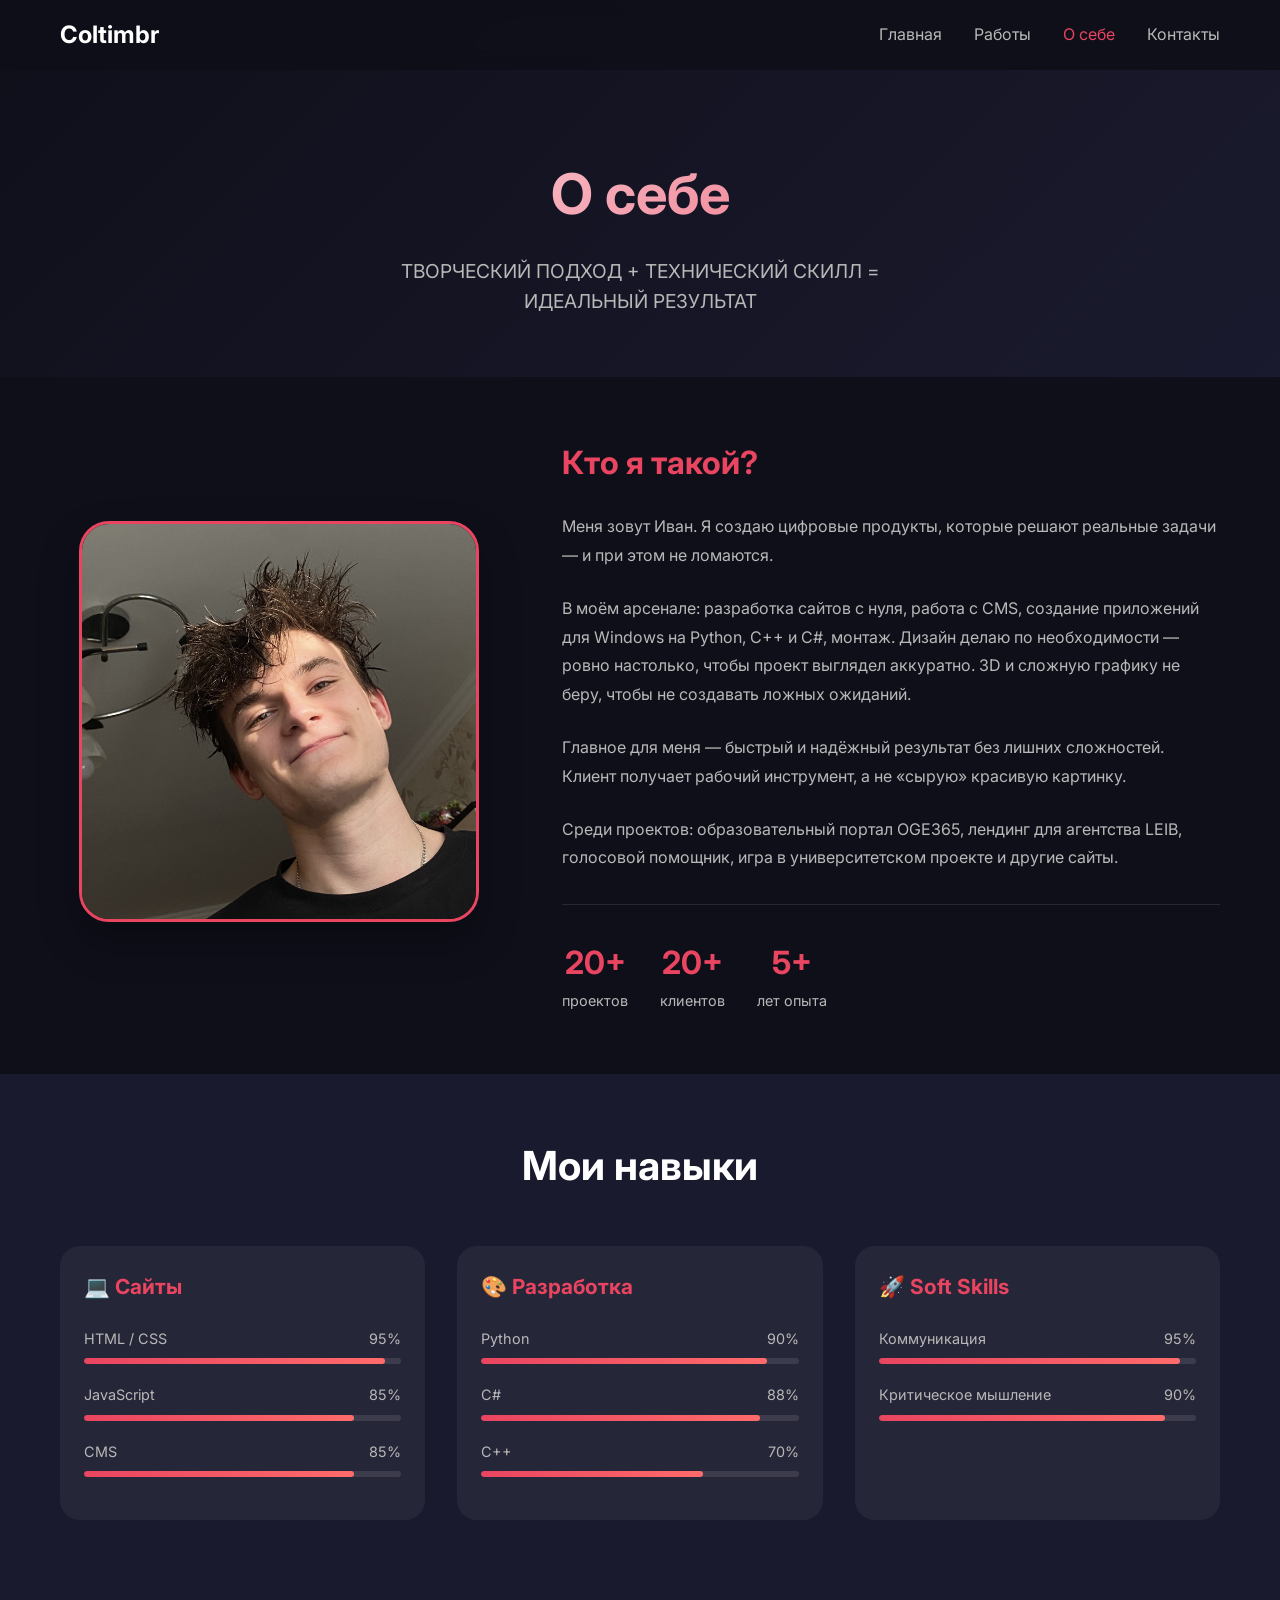
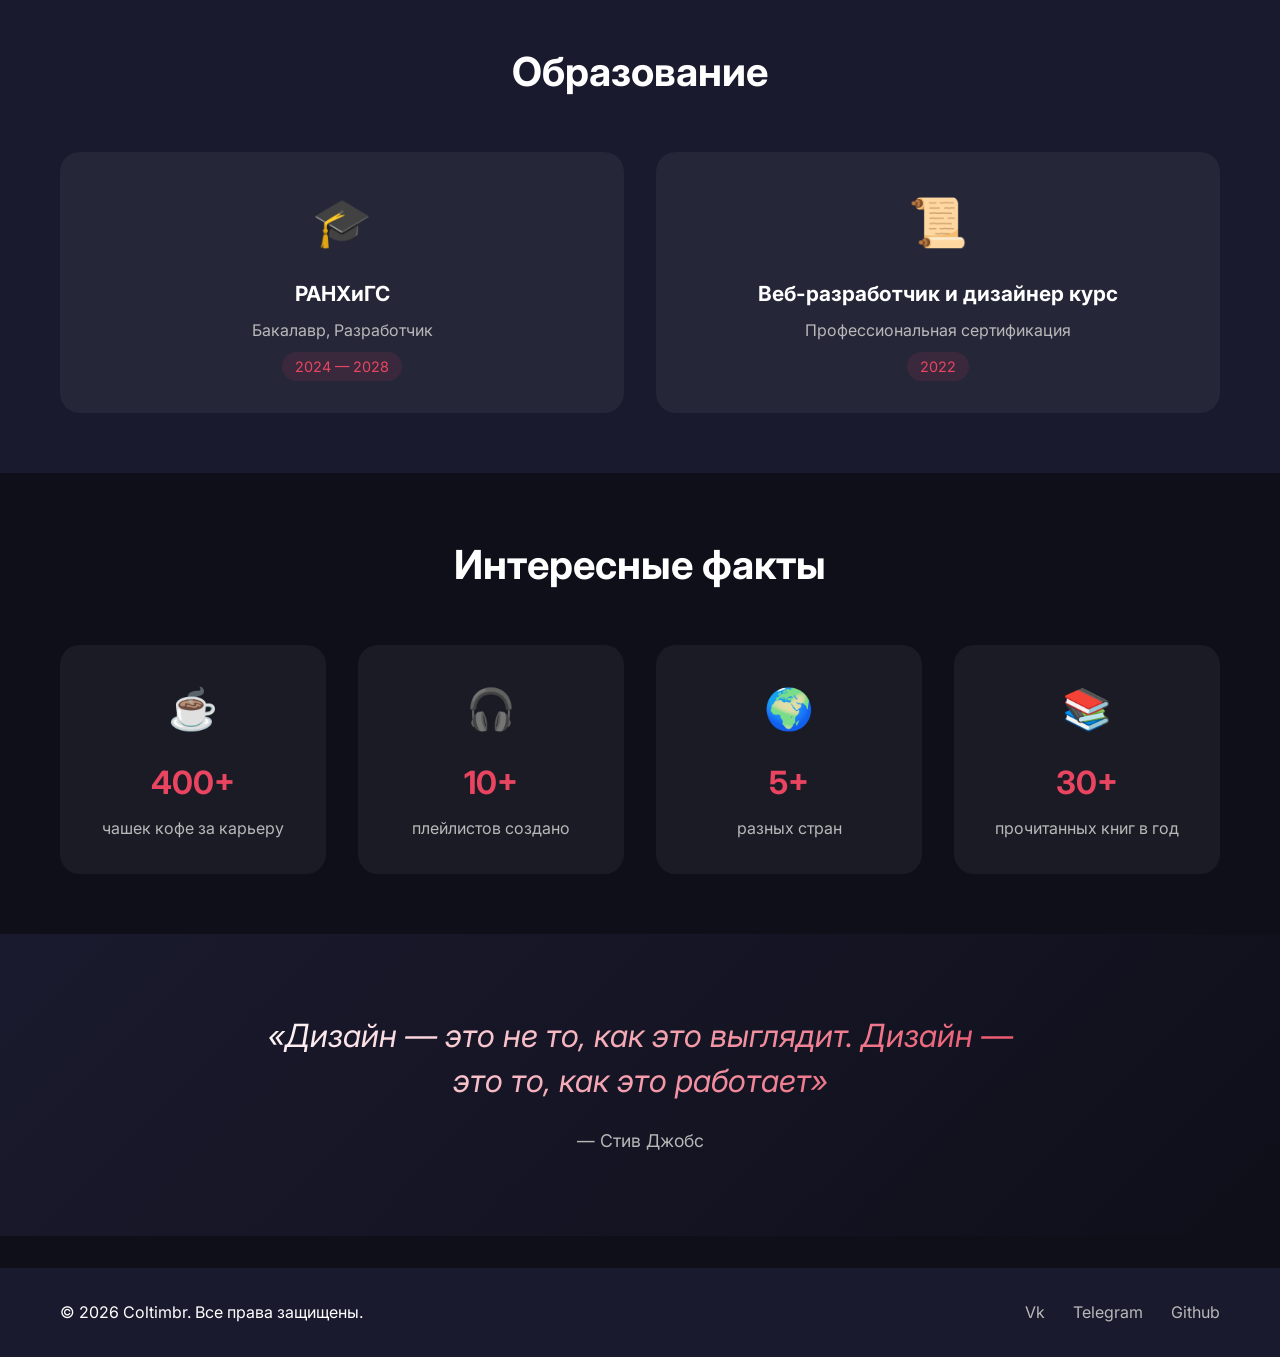
<file: pages/about.html>
<!DOCTYPE html>
<html lang="ru">
<head>
    <meta charset="UTF-8">
    <meta name="viewport" content="width=device-width, initial-scale=1.0">
    <title>Coltimbr о себе</title>
    <link rel="icon" href="../images/iconsite.png" type="image/png">
    <link rel="stylesheet" href="../css/style.css">
    <link href="https://fonts.googleapis.com/css2?family=Inter:wght@300;400;500;600;700&display=swap" rel="stylesheet">
</head>
<body>
    <!-- Навигация -->
    <nav class="navbar">
        <div class="container">
            <div class="nav-brand">
                <a href="../index.html">Coltimbr</a>
            </div>
            <ul class="nav-menu">
                <li><a href="../index.html">Главная</a></li>
                <li><a href="portfolio.html">Работы</a></li>
                <li><a href="about.html" class="active">О себе</a></li>
                <li><a href="contacts.html">Контакты</a></li>
            </ul>
            <div class="hamburger">
                <span></span>
                <span></span>
                <span></span>
            </div>
        </div>
    </nav>

    <!-- Заголовок страницы -->
    <section class="page-header">
        <div class="container">
            <h1 class="page-title animate-text">О себе</h1>
            <p class="page-subtitle animate-text-delay">ТВОРЧЕСКИЙ ПОДХОД + ТЕХНИЧЕСКИЙ СКИЛЛ = ИДЕАЛЬНЫЙ РЕЗУЛЬТАТ</p>
        </div>
    </section>

    <!-- Биография -->
    <section class="about-bio">
        <div class="container">
            <div class="bio-grid">
                <div class="bio-image">
                    <img src="../images/avatar.jpg" alt="Ваше фото">
                </div>
                <div class="bio-text">
                    <h2>Кто я такой?</h2>
                    <p>Меня зовут Иван. Я создаю цифровые продукты, которые решают реальные задачи — и при этом не ломаются.</p>
                    <p>В моём арсенале: разработка сайтов с нуля, работа с CMS, создание приложений для Windows на Python, C++ и C#, монтаж. Дизайн делаю по необходимости — ровно настолько, чтобы проект выглядел аккуратно. 3D и сложную графику не беру, чтобы не создавать ложных ожиданий.</p>
                    <p>Главное для меня — быстрый и надёжный результат без лишних сложностей. Клиент получает рабочий инструмент, а не «сырую» красивую картинку.</p>
                    <p>Среди проектов: образовательный портал OGE365, лендинг для агентства LEIB, голосовой помощник, игра в университетском проекте и другие сайты.</p>
                    <div class="bio-stats">
                        <div class="bio-stat">
                            <span class="bio-stat-number">20+</span>
                            <span class="bio-stat-label">проектов</span>
                        </div>
                        <div class="bio-stat">
                            <span class="bio-stat-number">20+</span>
                            <span class="bio-stat-label">клиентов</span>
                        </div>
                        <div class="bio-stat">
                            <span class="bio-stat-number">5+</span>
                            <span class="bio-stat-label">лет опыта</span>
                        </div>
                    </div>
                </div>
            </div>
        </div>
    </section>

    <!-- Навыки -->
    <section class="skills-section">
        <div class="container">
            <h2 class="section-title">Мои навыки</h2>
            <div class="skills-container">
                <div class="skills-category">
                    <h3>💻 Сайты</h3>
                    <div class="skill-item">
                        <div class="skill-info">
                            <span>HTML / CSS</span>
                            <span>95%</span>
                        </div>
                        <div class="skill-bar">
                            <div class="skill-progress" style="width: 95%"></div>
                        </div>
                    </div>
                    <div class="skill-item">
                        <div class="skill-info">
                            <span>JavaScript</span>
                            <span>85%</span>
                        </div>
                        <div class="skill-bar">
                            <div class="skill-progress" style="width: 85%"></div>
                        </div>
                    </div>
                    <div class="skill-item">
                        <div class="skill-info">
                            <span>CMS</span>
                            <span>85%</span>
                        </div>
                        <div class="skill-bar">
                            <div class="skill-progress" style="width: 85%"></div>
                        </div>
                    </div>
                </div>

                <div class="skills-category">
                    <h3>🎨 Разработка</h3>
                    <div class="skill-item">
                        <div class="skill-info">
                            <span>Python</span>
                            <span>90%</span>
                        </div>
                        <div class="skill-bar">
                            <div class="skill-progress" style="width: 90%"></div>
                        </div>
                    </div>
                    <div class="skill-item">
                        <div class="skill-info">
                            <span>C#</span>
                            <span>88%</span>
                        </div>
                        <div class="skill-bar">
                            <div class="skill-progress" style="width: 88%"></div>
                        </div>
                    </div>
                    <div class="skill-item">
                        <div class="skill-info">
                            <span>C++</span>
                            <span>70%</span>
                        </div>
                        <div class="skill-bar">
                            <div class="skill-progress" style="width: 70%"></div>
                        </div>
                    </div>
                </div>

                <div class="skills-category">
                    <h3>🚀 Soft Skills</h3>
                    <div class="skill-item">
                        <div class="skill-info">
                            <span>Коммуникация</span>
                            <span>95%</span>
                        </div>
                        <div class="skill-bar">
                            <div class="skill-progress" style="width: 95%"></div>
                        </div>
                    </div>
                    <div class="skill-item">
                        <div class="skill-info">
                            <span>Критическое мышление</span>
                            <span>90%</span>
                        </div>
                        <div class="skill-bar">
                            <div class="skill-progress" style="width: 90%"></div>
                        </div>
                    </div>
                </div>
            </div>
        </div>
    </section>

    <!-- Образование и сертификаты -->
    <section class="education-section">
        <div class="container">
            <h2 class="section-title">Образование</h2>
            <div class="education-grid">
                <div class="education-card">
                    <div class="education-icon">🎓</div>
                    <h3>РАНХиГС</h3>
                    <p>Бакалавр, Разработчик</p>
                    <span class="education-year">2024 — 2028</span>
                </div>
                <div class="education-card">
                    <div class="education-icon">📜</div>
                    <h3>Веб-разработчик и дизайнер курс</h3>
                    <p>Профессиональная сертификация</p>
                    <span class="education-year">2022</span>
                </div>
            </div>
        </div>
    </section>

    <!-- Интересные факты -->
    <section class="facts-section">
        <div class="container">
            <h2 class="section-title">Интересные факты</h2>
            <div class="facts-grid">
                <div class="fact-card">
                    <div class="fact-icon">☕</div>
                    <div class="fact-number">400+</div>
                    <p>чашек кофе за карьеру</p>
                </div>
                <div class="fact-card">
                    <div class="fact-icon">🎧</div>
                    <div class="fact-number">10+</div>
                    <p>плейлистов создано</p>
                </div>
                <div class="fact-card">
                    <div class="fact-icon">🌍</div>
                    <div class="fact-number">5+</div>
                    <p>разных стран</p>
                </div>
                <div class="fact-card">
                    <div class="fact-icon">📚</div>
                    <div class="fact-number">30+</div>
                    <p>прочитанных книг в год</p>
                </div>
            </div>
        </div>
    </section>

    <!-- Цитата -->
    <section class="quote-section">
        <div class="container">
            <div class="quote-block">
                <p class="quote-text">«Дизайн — это не то, как это выглядит. Дизайн — это то, как это работает»</p>
                <p class="quote-author">— Стив Джобс</p>
            </div>
        </div>
    </section>

    <!-- Подвал -->
    <footer class="footer">
        <div class="container">
            <div class="footer-content">
                <p>&copy; 2026 Coltimbr. Все права защищены.</p>
                <div class="social-links">
                    <a href="https://vk.com/vanniipolka" target="_blank">Vk</a>
                    <a href="https://web.telegram.org/" target="_blank">Telegram</a>
                    <a href="https://github.com/Coltimbr" target="_blank">Github</a>
                </div>
            </div>
        </div>
    </footer>

    <script src="../js/main.js"></script>
</body>
</html>
</file>
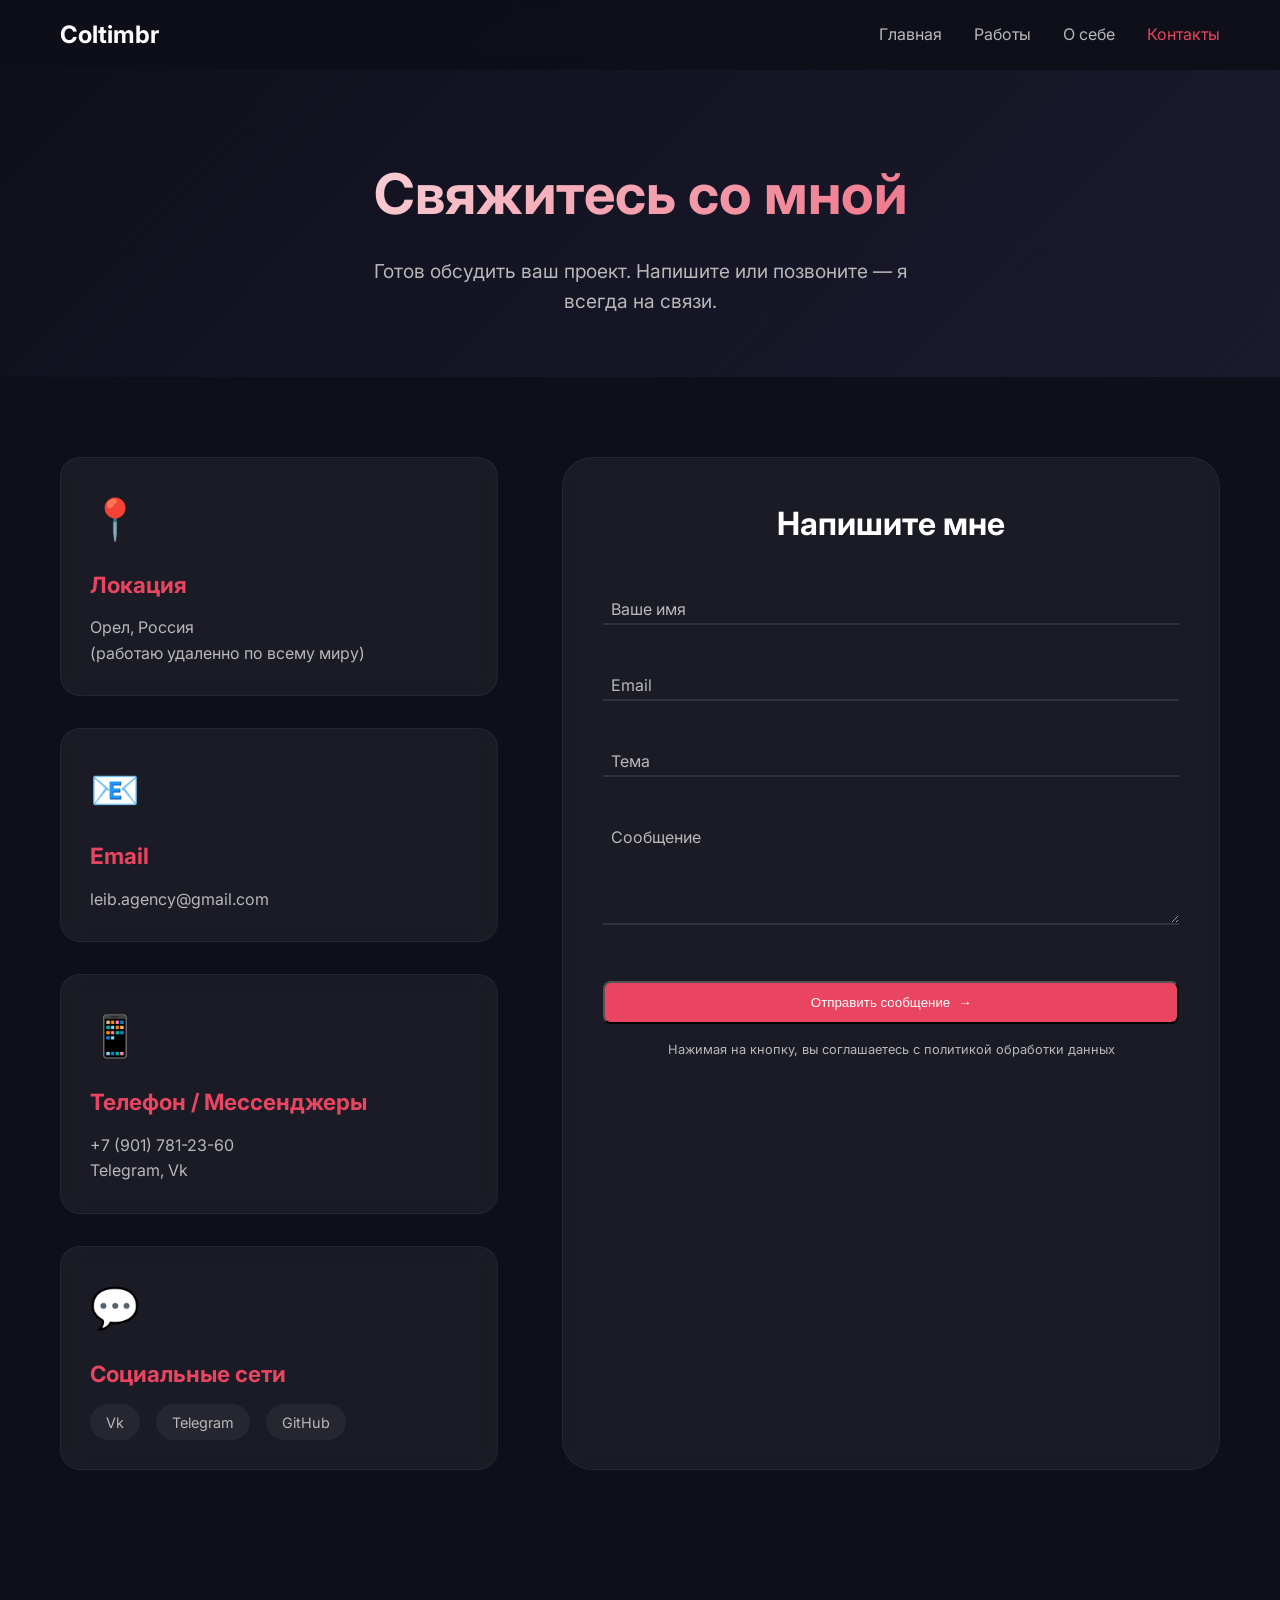
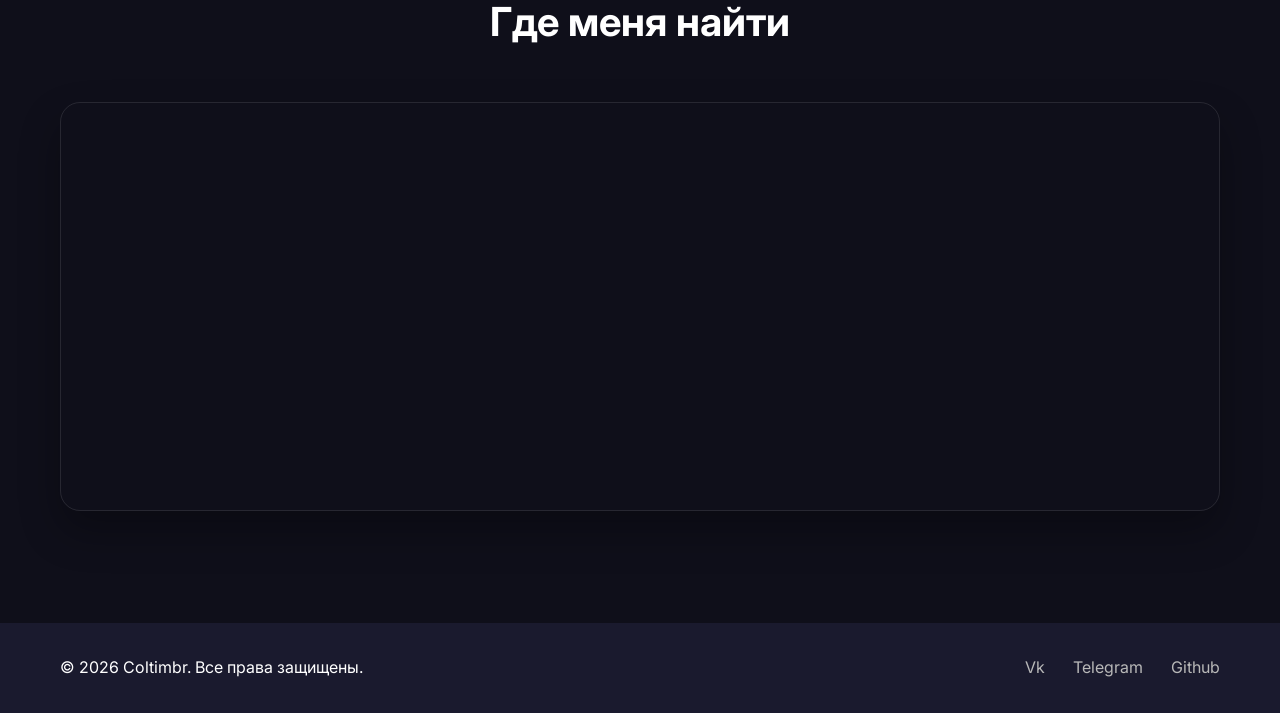
<file: pages/contacts.html>
<!DOCTYPE html>
<html lang="ru">
<head>
    <meta charset="UTF-8">
    <meta name="viewport" content="width=device-width, initial-scale=1.0">
    <title>Coltimbr контакты</title>
    <link rel="icon" href="../images/iconsite.png" type="image/png">
    <link rel="stylesheet" href="../css/style.css">
    <link href="https://fonts.googleapis.com/css2?family=Inter:wght@300;400;500;600;700&display=swap" rel="stylesheet">
</head>
<body>
    <!-- Навигация -->
    <nav class="navbar">
        <div class="container">
            <div class="nav-brand">
                <a href="../index.html">Coltimbr</a>
            </div>
            <ul class="nav-menu">
                <li><a href="../index.html">Главная</a></li>
                <li><a href="portfolio.html">Работы</a></li>
                <li><a href="about.html">О себе</a></li>
                <li><a href="contacts.html" class="active">Контакты</a></li>
            </ul>
            <div class="hamburger">
                <span></span>
                <span></span>
                <span></span>
            </div>
        </div>
    </nav>

    <!-- Заголовок страницы -->
    <section class="page-header">
        <div class="container">
            <h1 class="page-title animate-text">Свяжитесь со мной</h1>
            <p class="page-subtitle animate-text-delay">Готов обсудить ваш проект. Напишите или позвоните — я всегда на связи.</p>
        </div>
    </section>

    <!-- Контент контактов -->
    <section class="contacts-section">
        <div class="container">
            <div class="contacts-grid">
                <!-- Левая колонка: контактная информация -->
                <div class="contacts-info">
                    <div class="info-card">
                        <div class="info-icon">📍</div>
                        <h3>Локация</h3>
                        <p>Орел, Россия<br> (работаю удаленно по всему миру)</p>
                    </div>
                    <div class="info-card">
                        <div class="info-icon">📧</div>
                        <h3>Email</h3>
                        <p><a href="mailto:leib.agency@gmail.com">leib.agency@gmail.com</a></p>
                    </div>
                    <div class="info-card">
                        <div class="info-icon">📱</div>
                        <h3>Телефон / Мессенджеры</h3>
                        <p><a href="tel:+79017812360">+7 (901) 781-23-60</a><br>Telegram, Vk</p>
                    </div>
                    <div class="info-card">
                        <div class="info-icon">💬</div>
                        <h3>Социальные сети</h3>
                        <div class="contacts-social">
                            <a href="https://vk.com/vanniipolka" target="_blank" class="contact-social-link">Vk</a>
                            <a href="https://web.telegram.org/" target="_blank" class="contact-social-link">Telegram</a>
                            <a href="https://github.com/Coltimbr" target="_blank" class="contact-social-link">GitHub</a>
                        </div>
                    </div>
                </div>

                <!-- Правая колонка: форма обратной связи -->
                <div class="contact-form-wrapper">
                    <form id="contactForm" class="contact-form">
                        <h2>Напишите мне</h2>
                        <div class="form-group">
                            <input type="text" id="name" name="name" required>
                            <label for="name">Ваше имя</label>
                        </div>
                        <div class="form-group">
                            <input type="email" id="email" name="email" required>
                            <label for="email">Email</label>
                        </div>
                        <div class="form-group">
                            <input type="text" id="subject" name="subject" required>
                            <label for="subject">Тема</label>
                        </div>
                        <div class="form-group">
                            <textarea id="message" name="message" rows="5" required></textarea>
                            <label for="message">Сообщение</label>
                        </div>
                        <button type="submit" class="btn btn-primary submit-btn">
                            Отправить сообщение
                            <span class="btn-icon">→</span>
                        </button>
                        <p class="form-note">Нажимая на кнопку, вы соглашаетесь с политикой обработки данных</p>
                    </form>
                </div>
            </div>
        </div>
    </section>

    <!-- Карта -->
    <section class="map-section">
        <div class="container">
            <h2 class="section-title">Где меня найти</h2>
            <div class="map-wrapper">
                <iframe src="https://yandex.ru/map-widget/v1/?ll=36.0797%2C52.9703&z=12&pt=36.0797,52.9703,pm2rdm"
                        width="100%"
                        height="400"
                        frameborder="0"
                        allowfullscreen>
                </iframe>
            </div>
        </div>
    </section>

    <!-- Подвал -->
    <footer class="footer">
        <div class="container">
            <div class="footer-content">
                <p>&copy; 2026 Coltimbr. Все права защищены.</p>
                <div class="social-links">
                    <a href="https://vk.com/vanniipolka" target="_blank">Vk</a>
                    <a href="https://web.telegram.org/" target="_blank">Telegram</a>
                    <a href="https://github.com/Coltimbr" target="_blank">Github</a>
                </div>
            </div>
        </div>
    </footer>

    <script src="../js/main.js"></script>
</body>
</html>
</file>
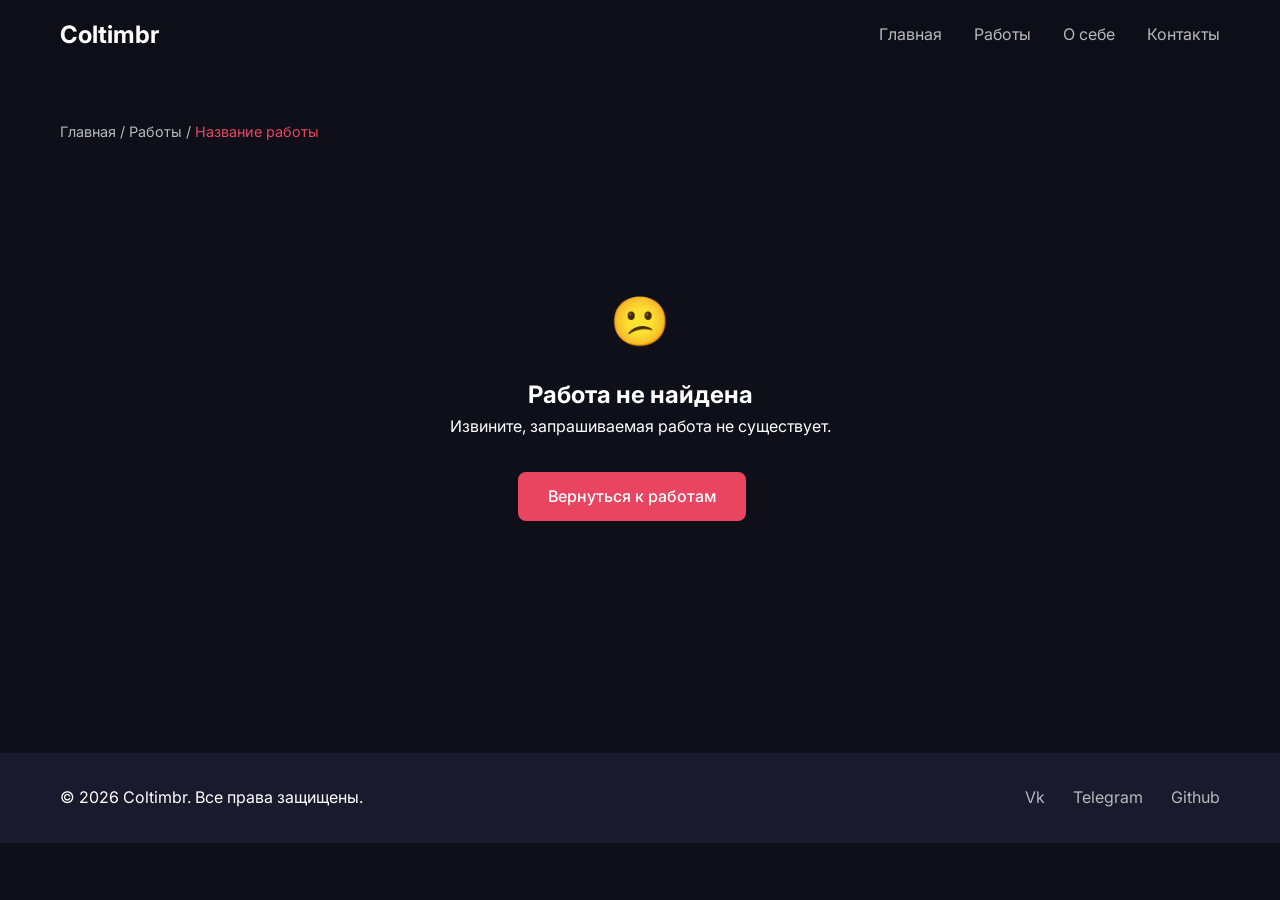
<file: pages/work-detail.html>
<!DOCTYPE html>
<html lang="ru">
<head>
    <meta charset="UTF-8">
    <meta name="viewport" content="width=device-width, initial-scale=1.0">
    <title>Coltimbr работа</title>
    <link rel="icon" href="../images/iconsite.png" type="image/png">
    <link rel="stylesheet" href="../css/style.css">
    <link href="https://fonts.googleapis.com/css2?family=Inter:wght@300;400;500;600;700&display=swap" rel="stylesheet">
    <!-- Swiper CSS для слайдера -->
    <link rel="stylesheet" href="https://cdn.jsdelivr.net/npm/swiper@11/swiper-bundle.min.css" />
</head>
<body>
    <!-- Навигация -->
    <nav class="navbar">
        <div class="container">
            <div class="nav-brand">
                <a href="../index.html">Coltimbr</a>
            </div>
            <ul class="nav-menu">
                <li><a href="../index.html">Главная</a></li>
                <li><a href="portfolio.html">Работы</a></li>
                <li><a href="about.html">О себе</a></li>
                <li><a href="contacts.html">Контакты</a></li>
            </ul>
            <div class="hamburger">
                <span></span>
                <span></span>
                <span></span>
            </div>
        </div>
    </nav>

    <!-- Хлебные крошки -->
    <section class="breadcrumbs">
        <div class="container">
            <a href="../index.html">Главная</a> /
            <a href="portfolio.html">Работы</a> /
            <span id="workTitle">Название работы</span>
        </div>
    </section>

    <!-- Заголовок работы -->
    <section class="work-header">
        <div class="container">
            <h1 class="work-title" id="workMainTitle">Название проекта</h1>
            <div class="work-meta">
                <span class="work-category" id="workCategory">Веб-сайт</span>
                <span class="work-year" id="workYear">2024</span>
                <span class="work-client" id="workClient">Клиент: Название компании</span>
            </div>
        </div>
    </section>

    <!-- Слайдер с фото -->
    <section class="work-slider-section">
        <div class="container">
            <div class="swiper workSwiper">
                <div class="swiper-wrapper" id="workSlider">
                    <!-- Слайды будут добавляться через JS -->
                </div>
                <div class="swiper-button-next"></div>
                <div class="swiper-button-prev"></div>
                <div class="swiper-pagination"></div>
            </div>
        </div>
    </section>

    <!-- Миниатюры (опционально) -->
    <div class="work-thumbnails">
        <div class="container">
            <div class="thumbnails-wrapper" id="thumbnails">
                <!-- Миниатюры будут добавляться через JS -->
            </div>
        </div>
    </div>

    <!-- Описание работы -->
    <section class="work-description-section">
        <div class="container">
            <div class="work-description-grid">
                <div class="work-description">
                    <h2>О проекте</h2>
                    <div id="workDescription">
                        <p>Здесь будет подробное описание проекта. Что было сделано, какие задачи решались, какие технологии использовались.</p>
                        <p>Можно добавить несколько абзацев текста, чтобы подробно рассказать о процессе работы.</p>
                    </div>

                    <div class="work-details">
                        <div class="detail-block">
                            <h3>Задача</h3>
                            <p id="workTask">Описание задачи, которую нужно было решить</p>
                        </div>
                        <div class="detail-block">
                            <h3>Решение</h3>
                            <p id="workSolution">Как была решена задача, какие подходы использовались</p>
                        </div>
                        <div class="detail-block">
                            <h3>Результат</h3>
                            <p id="workResult">Какие результаты были достигнуты</p>
                        </div>
                    </div>
                </div>

                <div class="work-sidebar">
                    <div class="sidebar-card">
                        <h3>Информация о проекте</h3>
                        <ul class="project-info-list">
                            <li><strong>Клиент:</strong> <span id="sidebarClient">Название компании</span></li>
                            <li><strong>Год:</strong> <span id="sidebarYear">2024</span></li>
                            <li><strong>Категория:</strong> <span id="sidebarCategory">Веб-сайт</span></li>
                            <li><strong>Платформа:</strong> <span id="sidebarPlatform">Web, Desktop</span></li>
                            <li><strong>Роль:</strong> <span id="sidebarRole">Lead Designer & Developer</span></li>
                        </ul>
                    </div>

                    <div class="sidebar-card">
                        <h3>Технологии</h3>
                        <div class="tech-tags" id="techTags">
                            <span>HTML5</span>
                            <span>CSS3</span>
                            <span>JavaScript</span>
                            <span>React</span>
                        </div>
                    </div>

                    <div class="sidebar-card">
                        <h3>Ссылки</h3>
                        <div class="project-links">
                            <a href="#" id="liveLink" class="project-link-btn" target="_blank">
                                <span>🌐</span> Смотреть live demo
                            </a>
                            <a href="#" id="githubLink" class="project-link-btn" target="_blank">
                                <span>💻</span> GitHub репозиторий
                            </a>
                        </div>
                    </div>
                </div>
            </div>
        </div>
    </section>

    <!-- Другие проекты -->
    <section class="other-projects">
        <div class="container">
            <h2 class="section-title">Другие проекты</h2>
            <div class="other-projects-grid" id="otherProjects">
                <!-- Другие проекты будут подгружаться -->
            </div>
        </div>
    </section>

    <!-- Подвал -->
    <footer class="footer">
        <div class="container">
            <div class="footer-content">
                <p>&copy; 2026 Coltimbr. Все права защищены.</p>
                <div class="social-links">
                    <a href="https://vk.com/vanniipolka" target="_blank">Vk</a>
                    <a href="https://web.telegram.org/" target="_blank">Telegram</a>
                    <a href="https://github.com/Coltimbr" target="_blank">Github</a>
                </div>
            </div>
        </div>
    </footer>

    <!-- Swiper JS -->
    <script src="https://cdn.jsdelivr.net/npm/swiper@11/swiper-bundle.min.js"></script>
    <script src="../js/main.js"></script>

    <script>
        // Получаем ID работы из URL
        const urlParams = new URLSearchParams(window.location.search);
        const workId = urlParams.get('id');

        // Загружаем данные из JSON файла
        let worksData = {};
        let currentImages = [];
        let currentSwiper = null;

        fetch('../data/works.json')
            .then(response => response.json())
            .then(data => {
                worksData = data;
                loadWorkData();
                console.log('Проверка ссылок:', worksData[workId]?.liveLink, worksData[workId]?.githubLink);
            })
            .catch(error => {
                console.error('Ошибка загрузки данных:', error);
                showError();
            });

        function loadWorkData() {
            const work = worksData[workId];

            if (work) {
                currentImages = work.images;

                // Заполняем заголовки
                document.title = `${work.title} | Coltimbr`;
                document.getElementById('workTitle').textContent = work.title;
                document.getElementById('workMainTitle').textContent = work.title;
                document.getElementById('workCategory').textContent = work.category;
                document.getElementById('workYear').textContent = work.year;
                document.getElementById('workClient').textContent = `Клиент: ${work.client}`;

                // Заполняем описание
                document.getElementById('workDescription').innerHTML = `<p>${work.description}</p>`;
                document.getElementById('workTask').textContent = work.task;
                document.getElementById('workSolution').textContent = work.solution;
                document.getElementById('workResult').textContent = work.result;

                // Заполняем сайдбар
                document.getElementById('sidebarClient').textContent = work.client;
                document.getElementById('sidebarYear').textContent = work.year;
                document.getElementById('sidebarCategory').textContent = work.category;
                document.getElementById('sidebarPlatform').textContent = work.platform;
                document.getElementById('sidebarRole').textContent = work.role;

                // Заполняем технологии
                const techTags = document.getElementById('techTags');
                techTags.innerHTML = work.technologies.map(tech => `<span>${tech}</span>`).join('');

                // Заполняем ссылки
                document.getElementById('liveLink').href = work.liveLink;
                document.getElementById('githubLink').href = work.githubLink;

                // Создаем слайдер
                createSlider(work);
            } else {
                showError();
            }

            // Загружаем другие проекты
            loadOtherProjects();
        }

        function createSlider(work) {
            const sliderWrapper = document.getElementById('workSlider');
            const thumbnailsWrapper = document.getElementById('thumbnails');

            sliderWrapper.innerHTML = '';
            thumbnailsWrapper.innerHTML = '';

            work.images.forEach((img, index) => {
                // Добавляем слайд
                const slide = document.createElement('div');
                slide.className = 'swiper-slide';
                slide.innerHTML = `
                    <div class="slider-image-wrapper" data-index="${index}">
                        <img src="${img}" alt="${work.title} - фото ${index + 1}">
                        <div class="zoom-icon">🔍</div>
                    </div>
                `;
                sliderWrapper.appendChild(slide);

                // Добавляем миниатюру
                const thumbnail = document.createElement('div');
                thumbnail.className = 'thumbnail';
                thumbnail.setAttribute('data-index', index);
                thumbnail.innerHTML = `<img src="${img}" alt="Миниатюра ${index + 1}">`;
                thumbnailsWrapper.appendChild(thumbnail);
            });

            // Инициализируем Swiper с более плавными настройками
            currentSwiper = new Swiper('.workSwiper', {
                loop: true,
                speed: 1000,
                effect: 'slide',
                grabCursor: true,
                simulateTouch: true,
                navigation: {
                    nextEl: '.swiper-button-next',
                    prevEl: '.swiper-button-prev',
                },
                pagination: {
                    el: '.swiper-pagination',
                    clickable: true,
                    dynamicBullets: true,
                },
                autoplay: {
                    delay: 4000,
                    disableOnInteraction: false,
                    pauseOnMouseEnter: true,
                },
                keyboard: {
                    enabled: true,
                    onlyInViewport: true,
                },
            });

            // Клик по миниатюре
            document.querySelectorAll('.thumbnail').forEach((thumb, index) => {
                thumb.addEventListener('click', () => {
                    if (currentSwiper) {
                        currentSwiper.slideToLoop(index);
                    }
                });
            });

            // Активация текущей миниатюры при смене слайда
            currentSwiper.on('slideChange', () => {
                const activeIndex = currentSwiper.realIndex;
                document.querySelectorAll('.thumbnail').forEach((thumb, idx) => {
                    if (idx === activeIndex) {
                        thumb.classList.add('active');
                    } else {
                        thumb.classList.remove('active');
                    }
                });
            });

            // Активируем первую миниатюру
            if (document.querySelectorAll('.thumbnail').length > 0) {
                document.querySelectorAll('.thumbnail')[0].classList.add('active');
            }

            // Добавляем обработчики клика на фото
            document.querySelectorAll('.slider-image-wrapper').forEach((wrapper, idx) => {
                wrapper.addEventListener('click', () => {
                    openModal(idx);
                });
            });
        }

        // Функции для модального окна (делаем глобальными)
        window.openModal = function (startIndex) {
            // Создаем модальное окно
            const modal = document.createElement('div');
            modal.className = 'modal';
            modal.id = 'imageModal';

            modal.innerHTML = `
                <div class="modal-close" id="modalCloseBtn">×</div>
                <div class="modal-content">
                    <img class="modal-img" id="modalImage" src="" alt="Увеличенное фото">
                    <div class="modal-nav">
                        <div class="modal-prev" id="modalPrev">❮</div>
                        <div class="modal-next" id="modalNext">❯</div>
                    </div>
                    <div class="modal-counter" id="modalCounter"></div>
                </div>
            `;

            document.body.appendChild(modal);
            document.body.style.overflow = 'hidden';

            // Сохраняем текущий индекс
            window.currentModalIndex = startIndex;

            // Показываем выбранное фото
            updateModalImage();

            // Добавляем обработчики
            document.getElementById('modalCloseBtn').onclick = closeModal;
            document.getElementById('modalPrev').onclick = () => changeModalImage(-1);
            document.getElementById('modalNext').onclick = () => changeModalImage(1);

            // Закрытие по клику на фон
            modal.addEventListener('click', (e) => {
                if (e.target === modal) {
                    closeModal();
                }
            });

            // Закрытие по Escape
            document.addEventListener('keydown', handleModalKeydown);
        };

        function updateModalImage() {
            const modalImage = document.getElementById('modalImage');
            const modalCounter = document.getElementById('modalCounter');

            if (modalImage && currentImages[window.currentModalIndex]) {
                modalImage.src = currentImages[window.currentModalIndex];
                modalCounter.textContent = `${window.currentModalIndex + 1} / ${currentImages.length}`;
            }
        }

        window.changeModalImage = function (direction) {
            let newIndex = window.currentModalIndex + direction;

            if (newIndex < 0) {
                newIndex = currentImages.length - 1;
            } else if (newIndex >= currentImages.length) {
                newIndex = 0;
            }

            window.currentModalIndex = newIndex;
            updateModalImage();
        };

        function handleModalKeydown(e) {
            if (e.key === 'Escape') {
                closeModal();
            } else if (e.key === 'ArrowLeft') {
                window.changeModalImage(-1);
            } else if (e.key === 'ArrowRight') {
                window.changeModalImage(1);
            }
        }

        window.closeModal = function () {
            const modal = document.getElementById('imageModal');
            if (modal) {
                modal.remove();
                document.body.style.overflow = '';
                document.removeEventListener('keydown', handleModalKeydown);
            }
        };

        function loadOtherProjects() {
            const otherProjectsGrid = document.getElementById('otherProjects');
            if (otherProjectsGrid && worksData) {
                const otherWorks = Object.entries(worksData)
                    .filter(([id]) => id !== workId)
                    .slice(0, 3);

                otherWorks.forEach(([id, project]) => {
                    const projectCard = document.createElement('div');
                    projectCard.className = 'other-project-card';
                    projectCard.innerHTML = `
                        <img src="${project.images[0]}" alt="${project.title}">
                        <div class="other-project-info">
                            <h3>${project.title}</h3>
                            <p>${project.category}</p>
                            <a href="work-detail.html?id=${id}" class="work-link">Смотреть проект →</a>
                        </div>
                    `;
                    otherProjectsGrid.appendChild(projectCard);
                });
            }
        }

        function showError() {
            const errorHtml = `
                <div class="container" style="text-align: center; padding: 100px 0;">
                    <h1 style="font-size: 3rem; margin-bottom: 1rem;">😕</h1>
                    <h2>Работа не найдена</h2>
                    <p>Извините, запрашиваемая работа не существует.</p>
                    <a href="portfolio.html" class="btn btn-primary" style="margin-top: 2rem;">Вернуться к работам</a>
                </div>
            `;
            const header = document.querySelector('.work-header');
            if (header) header.innerHTML = errorHtml;
            document.querySelector('.work-slider-section')?.remove();
            document.querySelector('.work-description-section')?.remove();
            document.querySelector('.other-projects')?.remove();
        }
    </script>
</body>
</html>
</file>
<file: css/style.css>
* {
    margin: 0;
    padding: 0;
    box-sizing: border-box;
}

:root {
    --primary-dark: #1a1a2e;
    --primary-light: #16213e;
    --accent: #e94560;
    --accent-light: #ff6b6b;
    --text-primary: #ffffff;
    --text-secondary: #b8b8b8;
    --bg-dark: #0f0f1a;
    --bg-card: rgba(255, 255, 255, 0.05);
}

body {
    font-family: 'Inter', sans-serif;
    background: var(--bg-dark);
    color: var(--text-primary);
    line-height: 1.6;
    overflow-x: hidden;
}

.container {
    max-width: 1200px;
    margin: 0 auto;
    padding: 0 20px;
}

/* ========== НАВИГАЦИЯ ========== */
.navbar {
    position: fixed;
    top: 0;
    width: 100%;
    background: rgba(15, 15, 26, 0.95);
    backdrop-filter: blur(10px);
    z-index: 1000;
    padding: 1rem 0;
}

    .navbar .container {
        display: flex;
        justify-content: space-between;
        align-items: center;
    }

.nav-brand a {
    color: var(--text-primary);
    font-size: 1.5rem;
    font-weight: 700;
    text-decoration: none;
}

.nav-menu {
    display: flex;
    list-style: none;
    gap: 2rem;
}

    .nav-menu a {
        color: var(--text-secondary);
        text-decoration: none;
        transition: color 0.3s ease;
    }

        .nav-menu a:hover,
        .nav-menu a.active {
            color: var(--accent);
        }

.hamburger {
    display: none;
    flex-direction: column;
    cursor: pointer;
}

    .hamburger span {
        width: 25px;
        height: 3px;
        background: var(--text-primary);
        margin: 3px 0;
        transition: 0.3s;
    }

/* ========== ГЕРОЙ СЕКЦИЯ ========== */
.hero {
    min-height: 100vh;
    display: flex;
    align-items: center;
    padding-top: 80px;
    background: linear-gradient(135deg, var(--bg-dark) 0%, var(--primary-dark) 100%);
    position: relative;
    overflow: hidden;
}

    /* Декоративный фон */
    .hero::before {
        content: '';
        position: absolute;
        width: 300px;
        height: 300px;
        background: radial-gradient(circle, var(--accent) 0%, transparent 70%);
        opacity: 0.05;
        top: -150px;
        right: -150px;
        border-radius: 50%;
    }

    .hero::after {
        content: '';
        position: absolute;
        width: 500px;
        height: 500px;
        background: radial-gradient(circle, var(--accent) 0%, transparent 70%);
        opacity: 0.03;
        bottom: -250px;
        left: -250px;
        border-radius: 50%;
    }

.hero-content {
    display: grid;
    grid-template-columns: 1fr 1fr;
    gap: 4rem;
    align-items: center;
    position: relative;
    z-index: 1;
}

/* Бейдж */
.hero-badge {
    display: inline-block;
    margin-bottom: 1.5rem;
}

    .hero-badge span {
        background: rgba(233, 69, 96, 0.15);
        padding: 0.5rem 1rem;
        border-radius: 50px;
        font-size: 0.9rem;
        color: var(--accent);
        border: 1px solid rgba(233, 69, 96, 0.3);
    }

.hero-text h1 {
    font-size: 3.5rem;
    margin-bottom: 1rem;
}

.highlight {
    color: var(--accent);
    position: relative;
    display: inline-block;
}

    .highlight::after {
        content: '';
        position: absolute;
        bottom: 5px;
        left: 0;
        width: 100%;
        height: 8px;
        background: var(--accent);
        opacity: 0.3;
        border-radius: 4px;
    }

.hero-text h2 {
    font-size: 1.8rem;
    color: var(--text-secondary);
    margin-bottom: 1rem;
}

.hero-text p {
    font-size: 1.2rem;
    color: var(--text-secondary);
    margin-bottom: 2rem;
    line-height: 1.6;
}

/* Информация */
.hero-info {
    display: flex;
    gap: 2rem;
    flex-wrap: wrap;
    margin-bottom: 2rem;
    padding: 1rem 0;
    border-top: 1px solid rgba(255, 255, 255, 0.1);
    border-bottom: 1px solid rgba(255, 255, 255, 0.1);
}

.info-item {
    display: flex;
    gap: 0.5rem;
    font-size: 0.95rem;
}

.info-label {
    color: var(--text-secondary);
}

.info-value {
    color: var(--text-primary);
    font-weight: 500;
}

.status {
    color: #4caf50;
    position: relative;
    padding-left: 1rem;
}

    .status::before {
        content: '';
        position: absolute;
        left: 0;
        top: 50%;
        transform: translateY(-50%);
        width: 6px;
        height: 6px;
        background: #4caf50;
        border-radius: 50%;
        animation: pulse 2s infinite;
    }

@keyframes pulse {
    0% {
        box-shadow: 0 0 0 0 rgba(76, 175, 80, 0.7);
    }

    70% {
        box-shadow: 0 0 0 6px rgba(76, 175, 80, 0);
    }

    100% {
        box-shadow: 0 0 0 0 rgba(76, 175, 80, 0);
    }
}

/* Фото */
.hero-image {
    position: relative;
    display: flex;
    justify-content: center;
    align-items: center;
    padding: 30px;
}

.image-wrapper {
    position: relative;
    display: inline-block;
}

.profile-image {
    width: 100%;
    max-width: 500px;
    height: auto;
    border-radius: 50%;
    box-shadow: 0 20px 40px rgba(0, 0, 0, 0.4);
    border: 4px solid var(--accent);
    transition: transform 0.3s ease, box-shadow 0.3s ease;
    position: relative;
    z-index: 2;
}

    .profile-image:hover {
        transform: scale(1.02);
        box-shadow: 0 25px 50px rgba(233, 69, 96, 0.2);
    }

.status-ring {
    position: absolute;
    top: 50%;
    left: 50%;
    transform: translate(-50%, -50%);
    width: calc(100% + 20px);
    height: calc(100% + 20px);
    border-radius: 50%;
    border: 2px solid rgba(233, 69, 96, 0.3);
    animation: ringPulse 2s infinite;
    pointer-events: none;
}

@keyframes ringPulse {
    0% {
        transform: translate(-50%, -50%) scale(1);
        opacity: 1;
    }

    100% {
        transform: translate(-50%, -50%) scale(1.1);
        opacity: 0;
    }
}

/* Плавающие элементы */
.floating-elements {
    position: absolute;
    top: 0;
    left: 0;
    width: 100%;
    height: 100%;
    pointer-events: none;
}

.float-item {
    position: absolute;
    font-size: 2rem;
    animation: float 3s ease-in-out infinite;
    opacity: 0.6;
}

@keyframes float {
    0%, 100% {
        transform: translateY(0) rotate(0deg);
    }

    50% {
        transform: translateY(-15px) rotate(5deg);
    }
}

/* Социальные ссылки в герое */
.hero-social {
    display: flex;
    padding: 16px;
    align-items: center;
    gap: 1rem;
    flex-wrap: wrap;
}

.social-label {
    color: var(--text-secondary);
    font-size: 0.9rem;
}

.social-icons {
    display: flex;
    gap: 1rem;
}

.social-icon {
    width: 36px;
    height: 36px;
    display: flex;
    align-items: center;
    justify-content: center;
    background: rgba(255, 255, 255, 0.1);
    border-radius: 50%;
    transition: all 0.3s ease;
    color: var(--text-primary);
}

    .social-icon:hover {
        background: var(--accent);
        transform: translateY(-3px);
    }

/* Скролл индикатор */
.scroll-indicator {
    position: absolute;
    bottom: 30px;
    left: 50%;
    transform: translateX(-50%);
    text-align: center;
    z-index: 1;
}

    .scroll-indicator span {
        display: block;
        font-size: 0.8rem;
        color: var(--text-secondary);
        margin-bottom: 8px;
    }

.scroll-mouse {
    width: 26px;
    height: 40px;
    border: 2px solid var(--text-secondary);
    border-radius: 20px;
    margin: 0 auto;
    position: relative;
}

.scroll-wheel {
    width: 4px;
    height: 8px;
    background: var(--accent);
    border-radius: 2px;
    position: absolute;
    top: 8px;
    left: 50%;
    transform: translateX(-50%);
    animation: scrollWheel 2s infinite;
}

@keyframes scrollWheel {
    0% {
        opacity: 1;
        transform: translateX(-50%) translateY(0);
    }

    100% {
        opacity: 0;
        transform: translateX(-50%) translateY(15px);
    }
}

/* ========== КНОПКИ ========== */
.btn {
    display: inline-flex;
    align-items: center;
    gap: 0.5rem;
    padding: 12px 30px;
    border-radius: 8px;
    text-decoration: none;
    font-weight: 500;
    transition: all 0.3s ease;
    margin-right: 1rem;
}

.btn-primary {
    background: var(--accent);
    color: var(--text-primary);
}

    .btn-primary:hover {
        background: var(--accent-light);
        transform: translateY(-2px);
        box-shadow: 0 5px 15px rgba(233, 69, 96, 0.3);
    }

.btn-icon {
    transition: transform 0.3s ease;
}

.btn-primary:hover .btn-icon {
    transform: translateX(5px);
}

.btn-secondary {
    border: 2px solid var(--accent);
    color: var(--text-primary);
    background: transparent;
}

    .btn-secondary:hover {
        background: var(--accent);
        transform: translateY(-2px);
    }

/* ========== СТАТИСТИКА ========== */
.highlights {
    padding: 4rem 0;
    background: var(--primary-dark);
}

.stats-grid {
    display: grid;
    grid-template-columns: repeat(auto-fit, minmax(200px, 1fr));
    gap: 2rem;
    text-align: center;
}

.stat-card {
    padding: 2rem;
    background: var(--bg-card);
    border-radius: 10px;
    transition: transform 0.3s ease;
}

    .stat-card:hover {
        transform: translateY(-5px);
    }

.stat-number {
    font-size: 2.5rem;
    font-weight: 700;
    color: var(--accent);
}

.stat-label {
    color: var(--text-secondary);
    margin-top: 0.5rem;
}

/* ========== РАБОТЫ ========== */
.recent-works {
    padding: 5rem 0;
}

.section-title {
    text-align: center;
    font-size: 2.5rem;
    margin-bottom: 3rem;
    color: var(--text-primary);
}

.works-grid {
    display: grid;
    grid-template-columns: repeat(auto-fit, minmax(300px, 1fr));
    gap: 2rem;
}

.work-card {
    background: var(--bg-card);
    border-radius: 10px;
    overflow: hidden;
    transition: transform 0.3s ease;
}

    .work-card:hover {
        transform: translateY(-5px);
    }

.work-image img {
    width: 100%;
    height: 250px;
    object-fit: cover;
}

.work-info {
    padding: 1.5rem;
}

    .work-info h3 {
        margin-bottom: 0.5rem;
    }

    .work-info p {
        color: var(--text-secondary);
        margin-bottom: 1rem;
    }

.work-link {
    color: var(--accent);
    text-decoration: none;
    font-weight: 500;
}

/* ========== ФУТЕР ========== */
.footer {
    background: var(--primary-dark);
    padding: 2rem 0;
    margin-top: 2rem;
}

.footer-content {
    display: flex;
    justify-content: space-between;
    align-items: center;
    flex-wrap: wrap;
    gap: 1rem;
}

.social-links a {
    color: var(--text-secondary);
    text-decoration: none;
    margin-left: 1.5rem;
    transition: color 0.3s ease;
}

    .social-links a:hover {
        color: var(--accent);
    }

/* ========== АНИМАЦИИ ========== */
@keyframes fadeInUp {
    from {
        opacity: 0;
        transform: translateY(30px);
    }

    to {
        opacity: 1;
        transform: translateY(0);
    }
}

.animate-text {
    animation: fadeInUp 0.8s ease forwards;
}

.animate-text-delay {
    animation: fadeInUp 0.8s ease 0.2s forwards;
    opacity: 0;
    animation-fill-mode: forwards;
}

.animate-text-delay-2 {
    animation: fadeInUp 0.8s ease 0.4s forwards;
    opacity: 0;
    animation-fill-mode: forwards;
}

/* ========== АДАПТИВНОСТЬ ========== */
@media (max-width: 968px) {
    .hero-content {
        grid-template-columns: 1fr;
        gap: 3rem;
        text-align: center;
    }

    .hero-text h1 {
        font-size: 2.8rem;
    }

    .hero-text h2 {
        font-size: 1.5rem;
    }

    .hero-info {
        justify-content: center;
    }

    .hero-buttons {
        justify-content: center;
    }

    .hero-social {
        justify-content: center;
    }

    .profile-image {
        max-width: 380px;
    }

    .floating-elements {
        display: none;
    }
}

@media (max-width: 768px) {
    .nav-menu {
        position: fixed;
        left: -100%;
        top: 70px;
        flex-direction: column;
        background: var(--bg-dark);
        width: 100%;
        text-align: center;
        transition: 0.3s;
        padding: 2rem 0;
        gap: 1.5rem;
    }

        .nav-menu.active {
            left: 0;
        }

    .hamburger {
        display: flex;
    }

    .hero-content {
        gap: 2rem;
    }

    .hero-text h1 {
        font-size: 2.5rem;
    }

    .hero-text h2 {
        font-size: 1.4rem;
    }

    .hero-text p {
        font-size: 1rem;
    }

    .hero-info {
        flex-direction: column;
        align-items: center;
        gap: 0.8rem;
    }

    .profile-image {
        max-width: 350px;
    }

    .hero-buttons {
        display: flex;
        flex-direction: column;
        gap: 1rem;
        align-items: center;
    }

    .btn {
        margin-right: 0;
        width: 200px;
        text-align: center;
        justify-content: center;
    }

    .scroll-indicator {
        display: none;
    }

    .footer-content {
        flex-direction: column;
        text-align: center;
    }

    .social-links a {
        margin: 0 0.75rem;
    }
}

@media (max-width: 480px) {
    .profile-image {
        max-width: 280px;
    }

    .hero-text h1 {
        font-size: 2rem;
    }

    .hero-text h2 {
        font-size: 1.2rem;
    }
    
    .section-title {
        font-size: 2rem;
    }
}
/* Фиксируем высоту для картинок, чтобы не было провисаний */
.work-image {
    position: relative;
    background: var(--bg-card);
    overflow: hidden;
}

    .work-image img {
        width: 100%;
        height: 250px;
        object-fit: cover;
        display: block;
        transition: transform 0.5s ease;
    }

    /* Скелетон загрузки */
    .work-image.loading {
        background: linear-gradient(90deg, var(--bg-card) 0%, rgba(255,255,255,0.1) 50%, var(--bg-card) 100%);
        background-size: 200% 100%;
        animation: shimmer 1.5s infinite;
    }

@keyframes shimmer {
    0% {
        background-position: 200% 0;
    }

    100% {
        background-position: -200% 0;
    }
}
/* ========== СТРАНИЦА КОНТАКТОВ ========== */
.page-header {
    padding: 150px 0 60px;
    text-align: center;
    background: linear-gradient(135deg, var(--bg-dark) 0%, var(--primary-dark) 100%);
}

.page-title {
    font-size: 3.5rem;
    margin-bottom: 1rem;
    background: linear-gradient(135deg, var(--text-primary), var(--accent));
    -webkit-background-clip: text;
    background-clip: text;
    color: transparent;
}

.page-subtitle {
    font-size: 1.2rem;
    color: var(--text-secondary);
    max-width: 600px;
    margin: 0 auto;
}

.contacts-section {
    padding: 80px 0;
}

.contacts-grid {
    display: grid;
    grid-template-columns: 1fr 1.5fr;
    gap: 4rem;
}

/* Контактные карточки */
.contacts-info {
    display: flex;
    flex-direction: column;
    gap: 2rem;
}

.info-card {
    background: var(--bg-card);
    border-radius: 20px;
    padding: 1.8rem;
    transition: all 0.3s ease;
    backdrop-filter: blur(10px);
    border: 1px solid rgba(255, 255, 255, 0.05);
}

    .info-card:hover {
        transform: translateY(-5px);
        border-color: rgba(233, 69, 96, 0.3);
        box-shadow: 0 10px 30px rgba(0, 0, 0, 0.2);
    }

.info-icon {
    font-size: 2.5rem;
    margin-bottom: 1rem;
}

.info-card h3 {
    font-size: 1.4rem;
    margin-bottom: 0.8rem;
    color: var(--accent);
}

.info-card p, .info-card a {
    color: var(--text-secondary);
    text-decoration: none;
    line-height: 1.6;
}

    .info-card a:hover {
        color: var(--accent);
    }

.contacts-social {
    display: flex;
    flex-wrap: wrap;
    gap: 1rem;
    margin-top: 0.5rem;
}

.contact-social-link {
    background: rgba(255, 255, 255, 0.05);
    padding: 0.4rem 1rem;
    border-radius: 30px;
    font-size: 0.9rem;
    transition: all 0.3s ease;
}

    .contact-social-link:hover {
        background: var(--accent);
        color: white !important;
    }

/* Форма */
.contact-form-wrapper {
    background: var(--bg-card);
    border-radius: 30px;
    padding: 2.5rem;
    backdrop-filter: blur(10px);
    border: 1px solid rgba(255, 255, 255, 0.05);
}

.contact-form h2 {
    font-size: 2rem;
    margin-bottom: 2rem;
    text-align: center;
}

.form-group {
    position: relative;
    margin-bottom: 2rem;
}

    .form-group input,
    .form-group textarea {
        width: 100%;
        padding: 1rem 0.5rem 0.5rem;
        background: transparent;
        border: none;
        border-bottom: 2px solid rgba(255, 255, 255, 0.1);
        color: var(--text-primary);
        font-size: 1rem;
        transition: all 0.3s ease;
        outline: none;
    }

    .form-group textarea {
        resize: vertical;
        min-height: 80px;
    }

    .form-group label {
        position: absolute;
        left: 0.5rem;
        top: 1rem;
        color: var(--text-secondary);
        font-size: 1rem;
        transition: all 0.3s ease;
        pointer-events: none;
    }

    .form-group input:focus ~ label,
    .form-group input:valid ~ label,
    .form-group textarea:focus ~ label,
    .form-group textarea:valid ~ label {
        top: -0.5rem;
        font-size: 0.8rem;
        color: var(--accent);
    }

    .form-group input:focus,
    .form-group textarea:focus {
        border-bottom-color: var(--accent);
    }

.submit-btn {
    width: 100%;
    justify-content: center;
    margin-top: 1rem;
}

.form-note {
    text-align: center;
    font-size: 0.8rem;
    color: var(--text-secondary);
    margin-top: 1rem;
}

/* Карта */
.map-section {
    padding: 40px 0 80px;
}

.map-wrapper {
    border-radius: 20px;
    overflow: hidden;
    box-shadow: 0 20px 40px rgba(0, 0, 0, 0.3);
    border: 1px solid rgba(255, 255, 255, 0.1);
}

.map-placeholder {
    background: var(--primary-dark);
    height: 400px;
    display: flex;
    flex-direction: column;
    align-items: center;
    justify-content: center;
    gap: 1rem;
    color: var(--text-secondary);
}

    .map-placeholder span {
        font-size: 4rem;
        opacity: 0.5;
    }

/* Адаптивность для контактов */
@media (max-width: 968px) {
    .contacts-grid {
        grid-template-columns: 1fr;
        gap: 3rem;
    }

    .page-title {
        font-size: 2.5rem;
    }

    .contact-form-wrapper {
        padding: 1.8rem;
    }
}

@media (max-width: 768px) {
    .page-header {
        padding: 120px 0 40px;
    }

    .page-title {
        font-size: 2rem;
    }

    .contacts-section {
        padding: 50px 0;
    }
}
/* ========== СТРАНИЦА ПОРТФОЛИО ========== */
.page-header {
    padding: 150px 0 60px;
    text-align: center;
    background: linear-gradient(135deg, var(--bg-dark) 0%, var(--primary-dark) 100%);
}

.page-title-portfolio {
    font-size: 3.5rem;
    margin-bottom: 1rem;
    background: linear-gradient( 270deg, var(--accent), #ff8c42, #ffffff, var(--accent-light), var(--accent) );
    background-size: 400% auto;
    -webkit-background-clip: text;
    background-clip: text;
    color: transparent;
    animation: shimmer 4s ease infinite;
}
@keyframes shimmer {
    0% {
        background-position: 0% 50%;
    }

    50% {
        background-position: 100% 50%;
    }

    100% {
        background-position: 0% 50%;
    }
}

.page-subtitle {
    font-size: 1.2rem;
    color: var(--text-secondary);
    max-width: 600px;
    margin: 0 auto;
}

/* Фильтр */
.portfolio-filter {
    padding: 40px 0 20px;
}

.filter-buttons {
    display: flex;
    justify-content: center;
    gap: 1rem;
    flex-wrap: wrap;
}

.filter-btn {
    background: transparent;
    border: 2px solid rgba(255, 255, 255, 0.1);
    padding: 0.6rem 1.5rem;
    border-radius: 50px;
    color: var(--text-secondary);
    font-size: 0.9rem;
    cursor: pointer;
    transition: all 0.3s ease;
    font-weight: 500;
}

    .filter-btn:hover {
        border-color: var(--accent);
        color: var(--accent);
    }

    .filter-btn.active {
        background: var(--accent);
        border-color: var(--accent);
        color: white;
    }

/* Портфолио сетка */
.portfolio-grid-section {
    padding: 40px 0 80px;
}

.portfolio-grid {
    display: grid;
    grid-template-columns: repeat(auto-fill, minmax(350px, 1fr));
    gap: 2rem;
}

.portfolio-item {
    transition: all 0.3s ease;
}

.portfolio-card {
    background: var(--bg-card);
    border-radius: 20px;
    overflow: hidden;
    transition: all 0.3s ease;
    cursor: pointer;
}

    .portfolio-card:hover {
        transform: translateY(-10px);
        box-shadow: 0 20px 40px rgba(0, 0, 0, 0.3);
    }

.portfolio-image {
    position: relative;
    overflow: hidden;
    aspect-ratio: 16 / 10;
}

    .portfolio-image img {
        width: 100%;
        height: 100%;
        object-fit: cover;
        transition: transform 0.5s ease;
    }

.portfolio-card:hover .portfolio-image img {
    transform: scale(1.1);
}

/* Оверлей при наведении */
.portfolio-overlay {
    position: absolute;
    top: 0;
    left: 0;
    width: 100%;
    height: 100%;
    background: linear-gradient(135deg, rgba(233, 69, 96, 0.95), rgba(26, 26, 46, 0.95));
    display: flex;
    align-items: center;
    justify-content: center;
    opacity: 0;
    transition: all 0.4s ease;
    backdrop-filter: blur(5px);
}

.portfolio-card:hover .portfolio-overlay {
    opacity: 1;
}

.overlay-content {
    text-align: center;
    padding: 2rem;
    transform: translateY(20px);
    transition: transform 0.4s ease;
}

.portfolio-card:hover .overlay-content {
    transform: translateY(0);
}

.project-category {
    display: inline-block;
    background: rgba(255, 255, 255, 0.2);
    padding: 0.3rem 1rem;
    border-radius: 50px;
    font-size: 0.8rem;
    margin-bottom: 1rem;
}

.overlay-content h3 {
    font-size: 1.5rem;
    margin-bottom: 0.8rem;
    color: white;
}

.overlay-content p {
    font-size: 0.9rem;
    color: rgba(255, 255, 255, 0.8);
    margin-bottom: 1.5rem;
    line-height: 1.5;
}

.project-link {
    display: inline-flex;
    align-items: center;
    gap: 0.5rem;
    color: white;
    text-decoration: none;
    font-weight: 500;
    padding: 0.5rem 1rem;
    border: 2px solid white;
    border-radius: 50px;
    transition: all 0.3s ease;
}

    .project-link:hover {
        background: white;
        color: var(--accent);
        gap: 0.8rem;
    }

    .project-link span {
        transition: transform 0.3s ease;
    }

    .project-link:hover span {
        transform: translateX(5px);
    }

/* Информация под карточкой */
.portfolio-info {
    padding: 1.2rem;
    text-align: center;
}

    .portfolio-info h3 {
        font-size: 1.2rem;
        margin-bottom: 0.3rem;
    }

    .portfolio-info p {
        color: var(--text-secondary);
        font-size: 0.9rem;
    }

/* Анимация появления */
.portfolio-item {
    animation: fadeInUp 0.6s ease forwards;
}

/* Адаптивность */
@media (max-width: 768px) {
    .page-header {
        padding: 120px 0 40px;
    }

    .page-title {
        font-size: 2.5rem;
    }

    .portfolio-grid {
        grid-template-columns: repeat(auto-fill, minmax(280px, 1fr));
        gap: 1.5rem;
    }

    .filter-btn {
        padding: 0.4rem 1rem;
        font-size: 0.8rem;
    }

    .overlay-content h3 {
        font-size: 1.2rem;
    }

    .overlay-content p {
        font-size: 0.8rem;
    }
}

@media (max-width: 480px) {
    .portfolio-grid {
        grid-template-columns: 1fr;
    }

    .page-title {
        font-size: 2rem;
    }
}
/* ========== СТРАНИЦА "О СЕБЕ" ========== */

/* Биография */
.about-bio {
    padding: 60px 0;
}

.bio-grid {
    display: grid;
    grid-template-columns: 1fr 1.5fr;
    gap: 4rem;
    align-items: center;
}

.bio-image {
    position: relative;
    text-align: center;
}

    .bio-image img {
        width: 100%;
        max-width: 400px;
        border-radius: 30px;
        box-shadow: 0 20px 40px rgba(0, 0, 0, 0.3);
        border: 3px solid var(--accent);
        transition: transform 0.3s ease;
    }

        .bio-image img:hover {
            transform: scale(1.02);
        }

.bio-badge {
    position: absolute;
    bottom: 20px;
    right: 20px;
    background: var(--accent);
    padding: 0.5rem 1rem;
    border-radius: 50px;
    font-weight: 500;
    font-size: 0.9rem;
    box-shadow: 0 5px 15px rgba(233, 69, 96, 0.3);
}

.bio-text h2 {
    font-size: 2rem;
    margin-bottom: 1.5rem;
    color: var(--accent);
}

.bio-text p {
    color: var(--text-secondary);
    line-height: 1.8;
    margin-bottom: 1.5rem;
}

.bio-stats {
    display: flex;
    gap: 2rem;
    margin-top: 2rem;
    padding-top: 2rem;
    border-top: 1px solid rgba(255, 255, 255, 0.1);
}

.bio-stat {
    text-align: center;
}

.bio-stat-number {
    display: block;
    font-size: 2rem;
    font-weight: 700;
    color: var(--accent);
}

.bio-stat-label {
    color: var(--text-secondary);
    font-size: 0.9rem;
}

/* Навыки */
.skills-section {
    padding: 60px 0;
    background: var(--primary-dark);
}

.skills-container {
    display: grid;
    grid-template-columns: repeat(auto-fit, minmax(300px, 1fr));
    gap: 2rem;
}

.skills-category {
    background: var(--bg-card);
    padding: 1.5rem;
    border-radius: 20px;
    transition: transform 0.3s ease;
}

    .skills-category:hover {
        transform: translateY(-5px);
    }

    .skills-category h3 {
        font-size: 1.3rem;
        margin-bottom: 1.5rem;
        color: var(--accent);
    }

.skill-item {
    margin-bottom: 1.2rem;
}

.skill-info {
    display: flex;
    justify-content: space-between;
    margin-bottom: 0.5rem;
    color: var(--text-secondary);
    font-size: 0.9rem;
}

.skill-bar {
    width: 100%;
    height: 6px;
    background: rgba(255, 255, 255, 0.1);
    border-radius: 10px;
    overflow: hidden;
}

.skill-progress {
    height: 100%;
    background: linear-gradient(90deg, var(--accent), var(--accent-light));
    border-radius: 10px;
    animation: fillBar 1.5s ease forwards;
    transform-origin: left;
}

@keyframes fillBar {
    from {
        transform: scaleX(0);
    }

    to {
        transform: scaleX(1);
    }
}

/* Таймлайн */
.experience-section {
    padding: 60px 0;
}

.timeline {
    max-width: 800px;
    margin: 0 auto;
    position: relative;
}

    .timeline::before {
        content: '';
        position: absolute;
        left: 20px;
        top: 0;
        bottom: 0;
        width: 2px;
        background: linear-gradient(180deg, var(--accent), transparent);
    }

.timeline-item {
    position: relative;
    padding-left: 50px;
    margin-bottom: 3rem;
}

.timeline-dot {
    position: absolute;
    left: 12px;
    top: 5px;
    width: 16px;
    height: 16px;
    background: var(--accent);
    border-radius: 50%;
    box-shadow: 0 0 0 4px rgba(233, 69, 96, 0.2);
}

.timeline-content {
    background: var(--bg-card);
    padding: 1.5rem;
    border-radius: 15px;
    transition: transform 0.3s ease;
}

    .timeline-content:hover {
        transform: translateX(10px);
    }

.timeline-date {
    color: var(--accent);
    font-size: 0.9rem;
    margin-bottom: 0.5rem;
}

.timeline-content h3 {
    font-size: 1.3rem;
    margin-bottom: 0.3rem;
}

.timeline-content h4 {
    color: var(--text-secondary);
    font-size: 0.95rem;
    margin-bottom: 0.8rem;
}

.timeline-content p {
    color: var(--text-secondary);
    line-height: 1.6;
}

/* Образование */
.education-section {
    padding: 60px 0;
    background: var(--primary-dark);
}

.education-grid {
    display: grid;
    grid-template-columns: repeat(auto-fit, minmax(280px, 1fr));
    gap: 2rem;
}

.education-card {
    background: var(--bg-card);
    padding: 2rem;
    border-radius: 20px;
    text-align: center;
    transition: all 0.3s ease;
}

    .education-card:hover {
        transform: translateY(-5px);
        border-color: var(--accent);
        box-shadow: 0 10px 30px rgba(0, 0, 0, 0.2);
    }

.education-icon {
    font-size: 3rem;
    margin-bottom: 1rem;
}

.education-card h3 {
    font-size: 1.3rem;
    margin-bottom: 0.5rem;
}

.education-card p {
    color: var(--text-secondary);
    margin-bottom: 0.5rem;
}

.education-year {
    display: inline-block;
    color: var(--accent);
    font-size: 0.9rem;
    padding: 0.2rem 0.8rem;
    background: rgba(233, 69, 96, 0.1);
    border-radius: 20px;
}

/* Факты */
.facts-section {
    padding: 60px 0;
}

.facts-grid {
    display: grid;
    grid-template-columns: repeat(auto-fit, minmax(200px, 1fr));
    gap: 2rem;
    text-align: center;
}

.fact-card {
    background: var(--bg-card);
    padding: 2rem;
    border-radius: 20px;
    transition: all 0.3s ease;
}

    .fact-card:hover {
        transform: translateY(-5px);
        background: rgba(233, 69, 96, 0.1);
    }

.fact-icon {
    font-size: 2.5rem;
    margin-bottom: 1rem;
}

.fact-number {
    font-size: 2rem;
    font-weight: 700;
    color: var(--accent);
    margin-bottom: 0.5rem;
}

.fact-card p {
    color: var(--text-secondary);
}

/* Цитата */
.quote-section {
    padding: 80px 0;
    background: linear-gradient(135deg, var(--primary-dark), var(--bg-dark));
}

.quote-block {
    text-align: center;
    max-width: 800px;
    margin: 0 auto;
}

.quote-text {
    font-size: 2rem;
    line-height: 1.4;
    margin-bottom: 1.5rem;
    font-style: italic;
    background: linear-gradient(135deg, #fff, var(--accent));
    -webkit-background-clip: text;
    background-clip: text;
    color: transparent;
}

.quote-author {
    color: var(--text-secondary);
    font-size: 1.1rem;
}

/* Адаптивность */
@media (max-width: 968px) {
    .bio-grid {
        grid-template-columns: 1fr;
        gap: 2rem;
        text-align: center;
    }

    .bio-stats {
        justify-content: center;
    }

    .timeline::before {
        left: 15px;
    }

    .timeline-item {
        padding-left: 40px;
    }

    .timeline-dot {
        left: 8px;
        width: 12px;
        height: 12px;
    }
}

@media (max-width: 768px) {
    .bio-text h2 {
        font-size: 1.5rem;
    }

    .bio-stats {
        flex-direction: column;
        gap: 1rem;
        align-items: center;
    }

    .quote-text {
        font-size: 1.3rem;
    }

    .skills-container {
        grid-template-columns: 1fr;
    }

    .education-grid {
        grid-template-columns: 1fr;
    }

    .facts-grid {
        grid-template-columns: repeat(2, 1fr);
    }
}

@media (max-width: 480px) {
    .facts-grid {
        grid-template-columns: 1fr;
    }

    .timeline-content h3 {
        font-size: 1.1rem;
    }
}
/* ========== СТРАНИЦА РАБОТЫ ========== */

/* Хлебные крошки */
.breadcrumbs {
    padding: 120px 0 20px;
    color: var(--text-secondary);
    font-size: 0.9rem;
}

    .breadcrumbs a {
        color: var(--text-secondary);
        text-decoration: none;
        transition: color 0.3s ease;
    }

        .breadcrumbs a:hover {
            color: var(--accent);
        }

    .breadcrumbs span {
        color: var(--accent);
    }

/* Заголовок работы */
.work-header {
    padding: 20px 0 40px;
    text-align: center;
}

.work-title {
    font-size: 3rem;
    margin-bottom: 1rem;
    background: linear-gradient(135deg, var(--text-primary), var(--accent));
    -webkit-background-clip: text;
    background-clip: text;
    color: transparent;
}

.work-meta {
    display: flex;
    justify-content: center;
    gap: 2rem;
    flex-wrap: wrap;
}

.work-category, .work-year, .work-client {
    padding: 0.3rem 1rem;
    background: var(--bg-card);
    border-radius: 50px;
    font-size: 0.9rem;
}

.work-category {
    background: var(--accent);
    color: white;
}

/* Слайдер */
.work-slider-section {
    padding: 20px 0;
}

.workSwiper {
    width: 100%;
    height: auto;
    border-radius: 20px;
    overflow: hidden;
    box-shadow: 0 20px 40px rgba(0, 0, 0, 0.3);
}

.swiper-slide {
    position: relative;
}

.slider-image-wrapper {
    position: relative;
    width: 100%;
    height: 500px;
    display: flex;
    align-items: center;
    justify-content: center;
    background: var(--primary-dark);
}

    .slider-image-wrapper img {
        width: 100%;
        height: 100%;
        object-fit: contain;
        background: var(--primary-dark);
    }

.swiper-button-next,
.swiper-button-prev {
    color: var(--accent);
    background: rgba(0, 0, 0, 0.5);
    width: 50px;
    height: 50px;
    border-radius: 50%;
    transition: all 0.3s ease;
}

    .swiper-button-next:hover,
    .swiper-button-prev:hover {
        background: var(--accent);
        color: white;
    }

    .swiper-button-next:after,
    .swiper-button-prev:after {
        font-size: 1.5rem;
    }

.swiper-pagination-bullet {
    background: var(--text-secondary);
    opacity: 0.5;
}

.swiper-pagination-bullet-active {
    background: var(--accent);
    opacity: 1;
}

/* Миниатюры */
.work-thumbnails {
    padding: 20px 0 40px;
}

.thumbnails-wrapper {
    display: flex;
    gap: 1rem;
    justify-content: center;
    flex-wrap: wrap;
}

.thumbnail {
    width: 100px;
    height: 70px;
    cursor: pointer;
    border-radius: 10px;
    overflow: hidden;
    border: 2px solid transparent;
    transition: all 0.3s ease;
    opacity: 0.6;
}

    .thumbnail:hover {
        opacity: 1;
        transform: translateY(-3px);
    }

    .thumbnail.active {
        border-color: var(--accent);
        opacity: 1;
        transform: scale(1.05);
    }

    .thumbnail img {
        width: 100%;
        height: 100%;
        object-fit: cover;
    }

/* Описание работы */
.work-description-section {
    padding: 60px 0;
}

.work-description-grid {
    display: grid;
    grid-template-columns: 1fr 350px;
    gap: 3rem;
}

.work-description h2 {
    font-size: 2rem;
    margin-bottom: 1.5rem;
    color: var(--accent);
}

.work-description p {
    color: var(--text-secondary);
    line-height: 1.8;
    margin-bottom: 1rem;
}

.work-details {
    margin-top: 2rem;
    display: grid;
    gap: 1.5rem;
}

.detail-block {
    background: var(--bg-card);
    padding: 1.5rem;
    border-radius: 15px;
}

    .detail-block h3 {
        color: var(--accent);
        margin-bottom: 0.8rem;
    }

    .detail-block p {
        margin-bottom: 0;
        line-height: 1.6;
    }

/* Сайдбар */
.work-sidebar {
    display: flex;
    flex-direction: column;
    gap: 2rem;
}

.sidebar-card {
    background: var(--bg-card);
    padding: 1.5rem;
    border-radius: 15px;
}

    .sidebar-card h3 {
        font-size: 1.2rem;
        margin-bottom: 1rem;
        color: var(--accent);
    }

.project-info-list {
    list-style: none;
}

    .project-info-list li {
        padding: 0.5rem 0;
        border-bottom: 1px solid rgba(255, 255, 255, 0.1);
        color: var(--text-secondary);
    }

        .project-info-list li strong {
            color: var(--text-primary);
            min-width: 80px;
            display: inline-block;
        }

.tech-tags {
    display: flex;
    flex-wrap: wrap;
    gap: 0.5rem;
}

    .tech-tags span {
        background: rgba(233, 69, 96, 0.1);
        padding: 0.3rem 0.8rem;
        border-radius: 20px;
        font-size: 0.85rem;
        color: var(--accent);
    }

.project-links {
    display: flex;
    flex-direction: column;
    gap: 1rem;
}

.project-link-btn {
    display: flex;
    align-items: center;
    gap: 0.5rem;
    padding: 0.8rem;
    background: rgba(255, 255, 255, 0.05);
    border-radius: 10px;
    color: var(--text-primary);
    text-decoration: none;
    transition: all 0.3s ease;
}

    .project-link-btn:hover {
        background: var(--accent);
        transform: translateX(5px);
    }

/* Другие проекты */
.other-projects {
    padding: 60px 0;
    background: var(--primary-dark);
}

.other-projects-grid {
    display: grid;
    grid-template-columns: repeat(auto-fit, minmax(300px, 1fr));
    gap: 2rem;
}

.other-project-card {
    background: var(--bg-card);
    border-radius: 15px;
    overflow: hidden;
    transition: transform 0.3s ease;
}

    .other-project-card:hover {
        transform: translateY(-5px);
    }

    .other-project-card img {
        width: 100%;
        height: 200px;
        object-fit: cover;
    }

.other-project-info {
    padding: 1.2rem;
}

    .other-project-info h3 {
        margin-bottom: 0.3rem;
    }

    .other-project-info p {
        color: var(--text-secondary);
        font-size: 0.9rem;
        margin-bottom: 0.8rem;
    }

/* Адаптивность */
@media (max-width: 968px) {
    .work-description-grid {
        grid-template-columns: 1fr;
    }

    .slider-image-wrapper {
        height: 400px;
    }

    .work-title {
        font-size: 2rem;
    }
}

@media (max-width: 768px) {
    .breadcrumbs {
        padding: 100px 0 15px;
    }

    .slider-image-wrapper {
        height: 300px;
    }

    .work-meta {
        gap: 1rem;
    }

    .thumbnail {
        width: 70px;
        height: 50px;
    }

    .work-title {
        font-size: 1.8rem;
    }

    .work-description h2 {
        font-size: 1.5rem;
    }
}

@media (max-width: 480px) {
    .slider-image-wrapper {
        height: 250px;
    }

    .thumbnail {
        width: 60px;
        height: 45px;
    }

    .work-title {
        font-size: 1.5rem;
    }
}
/* ========== МОДАЛЬНОЕ ОКНО ДЛЯ ФОТО ========== */
.modal {
    display: none;
    position: fixed;
    z-index: 9999;
    left: 0;
    top: 0;
    width: 100%;
    height: 100%;
    background-color: rgba(0, 0, 0, 0.95);
    cursor: pointer;
    animation: modalFade 0.3s ease;
}

@keyframes modalFade {
    from {
        opacity: 0;
    }

    to {
        opacity: 1;
    }
}

.modal-content {
    position: relative;
    margin: auto;
    padding: 20px;
    width: 90%;
    height: 90%;
    display: flex;
    align-items: center;
    justify-content: center;
    animation: modalZoom 0.3s ease;
}

@keyframes modalZoom {
    from {
        transform: scale(0.8);
        opacity: 0;
    }

    to {
        transform: scale(1);
        opacity: 1;
    }
}

.modal-img {
    max-width: 90%;
    max-height: 90%;
    object-fit: contain;
    border-radius: 10px;
    box-shadow: 0 0 30px rgba(0, 0, 0, 0.5);
}

.modal-close {
    position: absolute;
    top: 20px;
    right: 35px;
    color: white;
    font-size: 40px;
    font-weight: bold;
    cursor: pointer;
    transition: 0.3s;
    z-index: 10000;
}

    .modal-close:hover {
        color: var(--accent);
        transform: scale(1.1);
    }

.modal-nav {
    position: absolute;
    top: 50%;
    transform: translateY(-50%);
    width: 100%;
    display: flex;
    justify-content: space-between;
    padding: 0 20px;
    pointer-events: none;
}

.modal-prev,
.modal-next {
    pointer-events: auto;
    background: rgba(0, 0, 0, 0.6);
    color: white;
    width: 50px;
    height: 50px;
    border-radius: 50%;
    display: flex;
    align-items: center;
    justify-content: center;
    cursor: pointer;
    transition: all 0.3s ease;
    font-size: 24px;
}

    .modal-prev:hover,
    .modal-next:hover {
        background: var(--accent);
        transform: scale(1.1);
    }

.modal-counter {
    position: absolute;
    bottom: 20px;
    left: 50%;
    transform: translateX(-50%);
    color: white;
    background: rgba(0, 0, 0, 0.6);
    padding: 5px 15px;
    border-radius: 20px;
    font-size: 14px;
}

/* Улучшенный слайдер - более плавный */
.workSwiper {
    cursor: grab;
}

    .workSwiper:active {
        cursor: grabbing;
    }

.swiper-slide {
    transition: transform 0.4s ease;
}

.slider-image-wrapper {
    position: relative;
    width: 100%;
    height: 500px;
    display: flex;
    align-items: center;
    justify-content: center;
    background: var(--primary-dark);
    cursor: pointer;
}

    .slider-image-wrapper img {
        width: 100%;
        height: 100%;
        object-fit: contain;
        background: var(--primary-dark);
        transition: transform 0.3s ease;
    }

    .slider-image-wrapper:hover img {
        transform: scale(1.02);
    }

/* Индикатор увеличения */
.zoom-icon {
    position: absolute;
    bottom: 20px;
    right: 20px;
    background: rgba(0, 0, 0, 0.6);
    width: 40px;
    height: 40px;
    border-radius: 50%;
    display: flex;
    align-items: center;
    justify-content: center;
    opacity: 0;
    transition: opacity 0.3s ease;
    pointer-events: none;
    color: white;
    font-size: 20px;
}

.slider-image-wrapper:hover .zoom-icon {
    opacity: 1;
}
/* ========== МОДАЛЬНОЕ ОКНО - ПРИНУДИТЕЛЬНЫЕ СТИЛИ ========== */
.modal {
    display: flex !important;
    position: fixed !important;
    z-index: 99999 !important;
    left: 0 !important;
    top: 0 !important;
    width: 100% !important;
    height: 100% !important;
    background-color: rgba(0, 0, 0, 0.95) !important;
    align-items: center !important;
    justify-content: center !important;
}

.modal-content {
    position: relative !important;
    width: 90% !important;
    height: 90% !important;
    display: flex !important;
    align-items: center !important;
    justify-content: center !important;
}

.modal-img {
    max-width: 90% !important;
    max-height: 90% !important;
    object-fit: contain !important;
    border-radius: 10px !important;
}

.modal-close {
    position: absolute !important;
    top: 20px !important;
    right: 35px !important;
    color: white !important;
    font-size: 40px !important;
    font-weight: bold !important;
    cursor: pointer !important;
    z-index: 100000 !important;
    transition: 0.3s !important;
}

    .modal-close:hover {
        color: #e94560 !important;
    }

.modal-nav {
    position: absolute !important;
    top: 50% !important;
    transform: translateY(-50%) !important;
    width: 100% !important;
    display: flex !important;
    justify-content: space-between !important;
    padding: 0 20px !important;
    pointer-events: none !important;
}

.modal-prev,
.modal-next {
    pointer-events: auto !important;
    background: rgba(0, 0, 0, 0.6) !important;
    color: white !important;
    width: 50px !important;
    height: 50px !important;
    border-radius: 50% !important;
    display: flex !important;
    align-items: center !important;
    justify-content: center !important;
    cursor: pointer !important;
    transition: all 0.3s ease !important;
    font-size: 24px !important;
}

    .modal-prev:hover,
    .modal-next:hover {
        background: #e94560 !important;
    }

.modal-counter {
    position: absolute !important;
    bottom: 20px !important;
    left: 50% !important;
    transform: translateX(-50%) !important;
    color: white !important;
    background: rgba(0, 0, 0, 0.6) !important;
    padding: 5px 15px !important;
    border-radius: 20px !important;
    font-size: 14px !important;
}

.zoom-icon {
    position: absolute;
    bottom: 20px;
    right: 20px;
    background: rgba(0, 0, 0, 0.6);
    width: 40px;
    height: 40px;
    border-radius: 50%;
    display: flex;
    align-items: center;
    justify-content: center;
    opacity: 0;
    transition: opacity 0.3s ease;
    pointer-events: none;
    color: white;
    font-size: 20px;
}

.slider-image-wrapper {
    cursor: pointer;
}

    .slider-image-wrapper:hover .zoom-icon {
        opacity: 1;
    }
</file>
